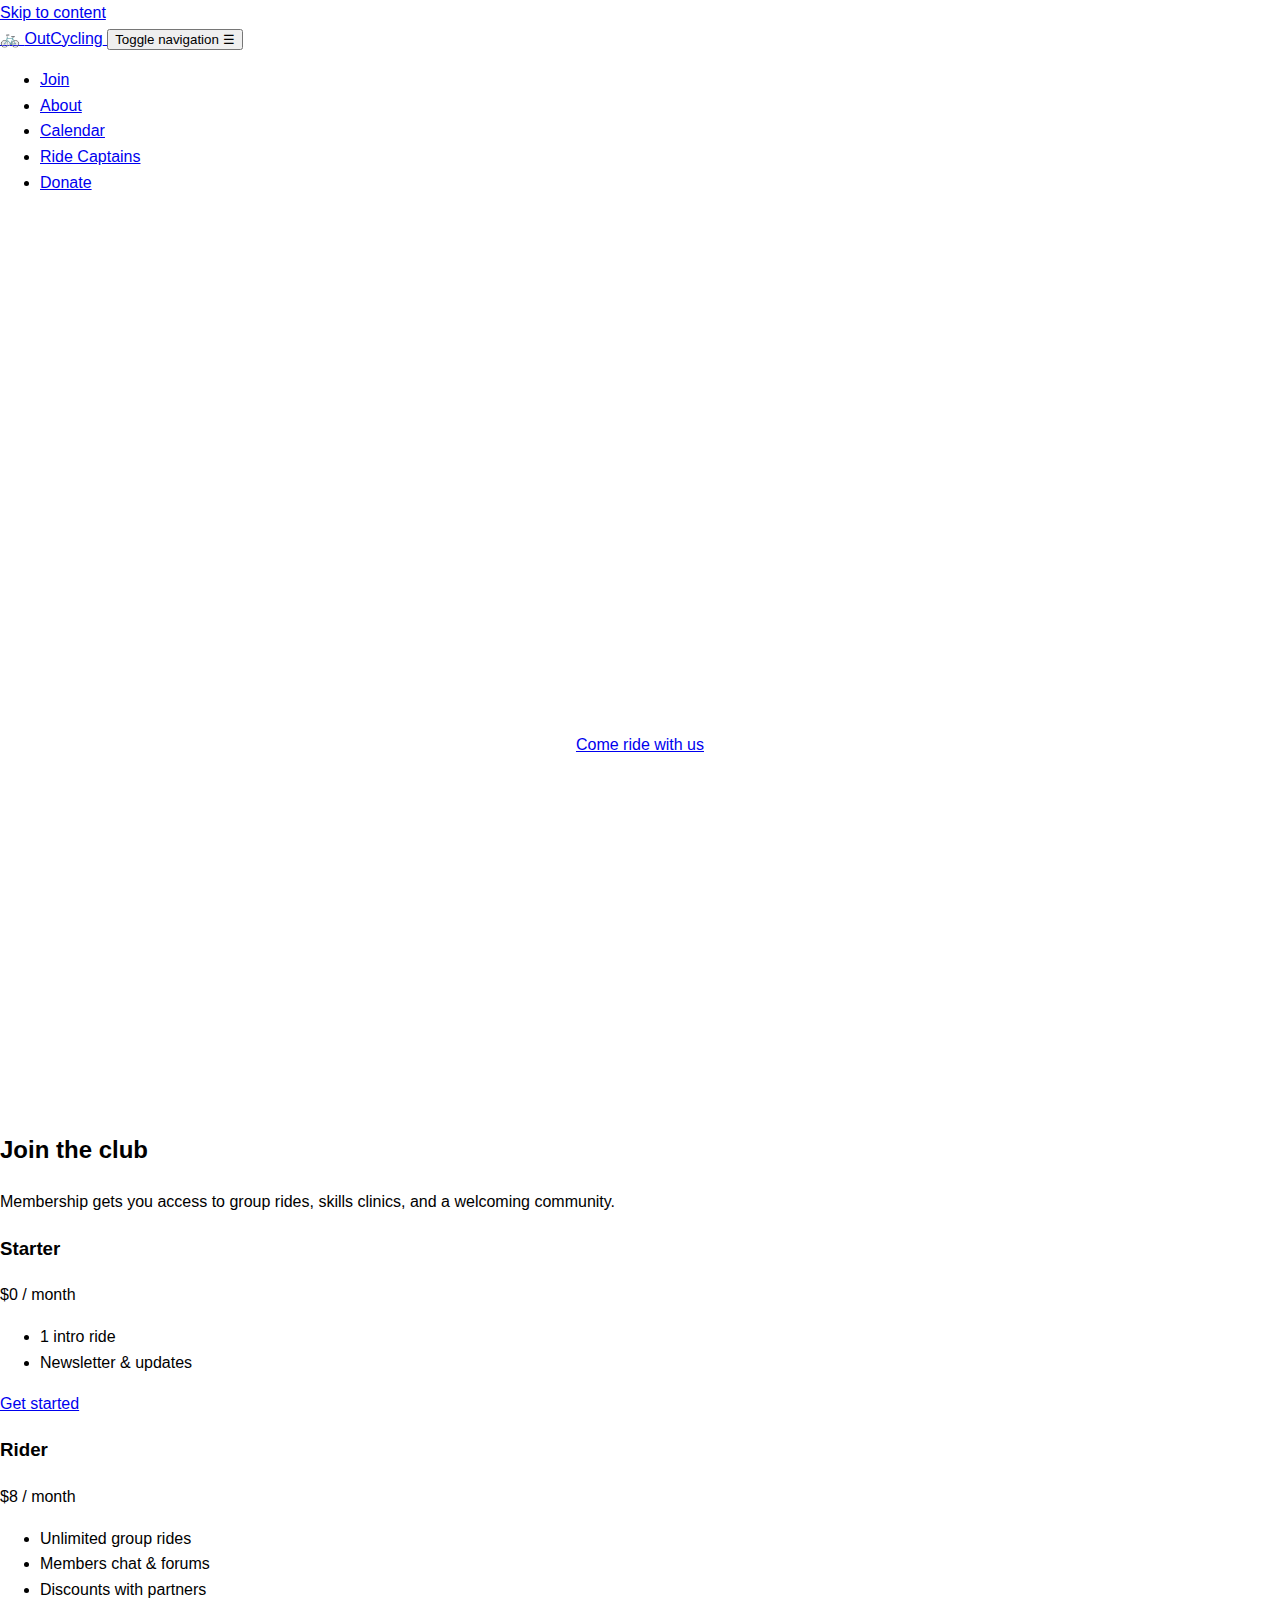
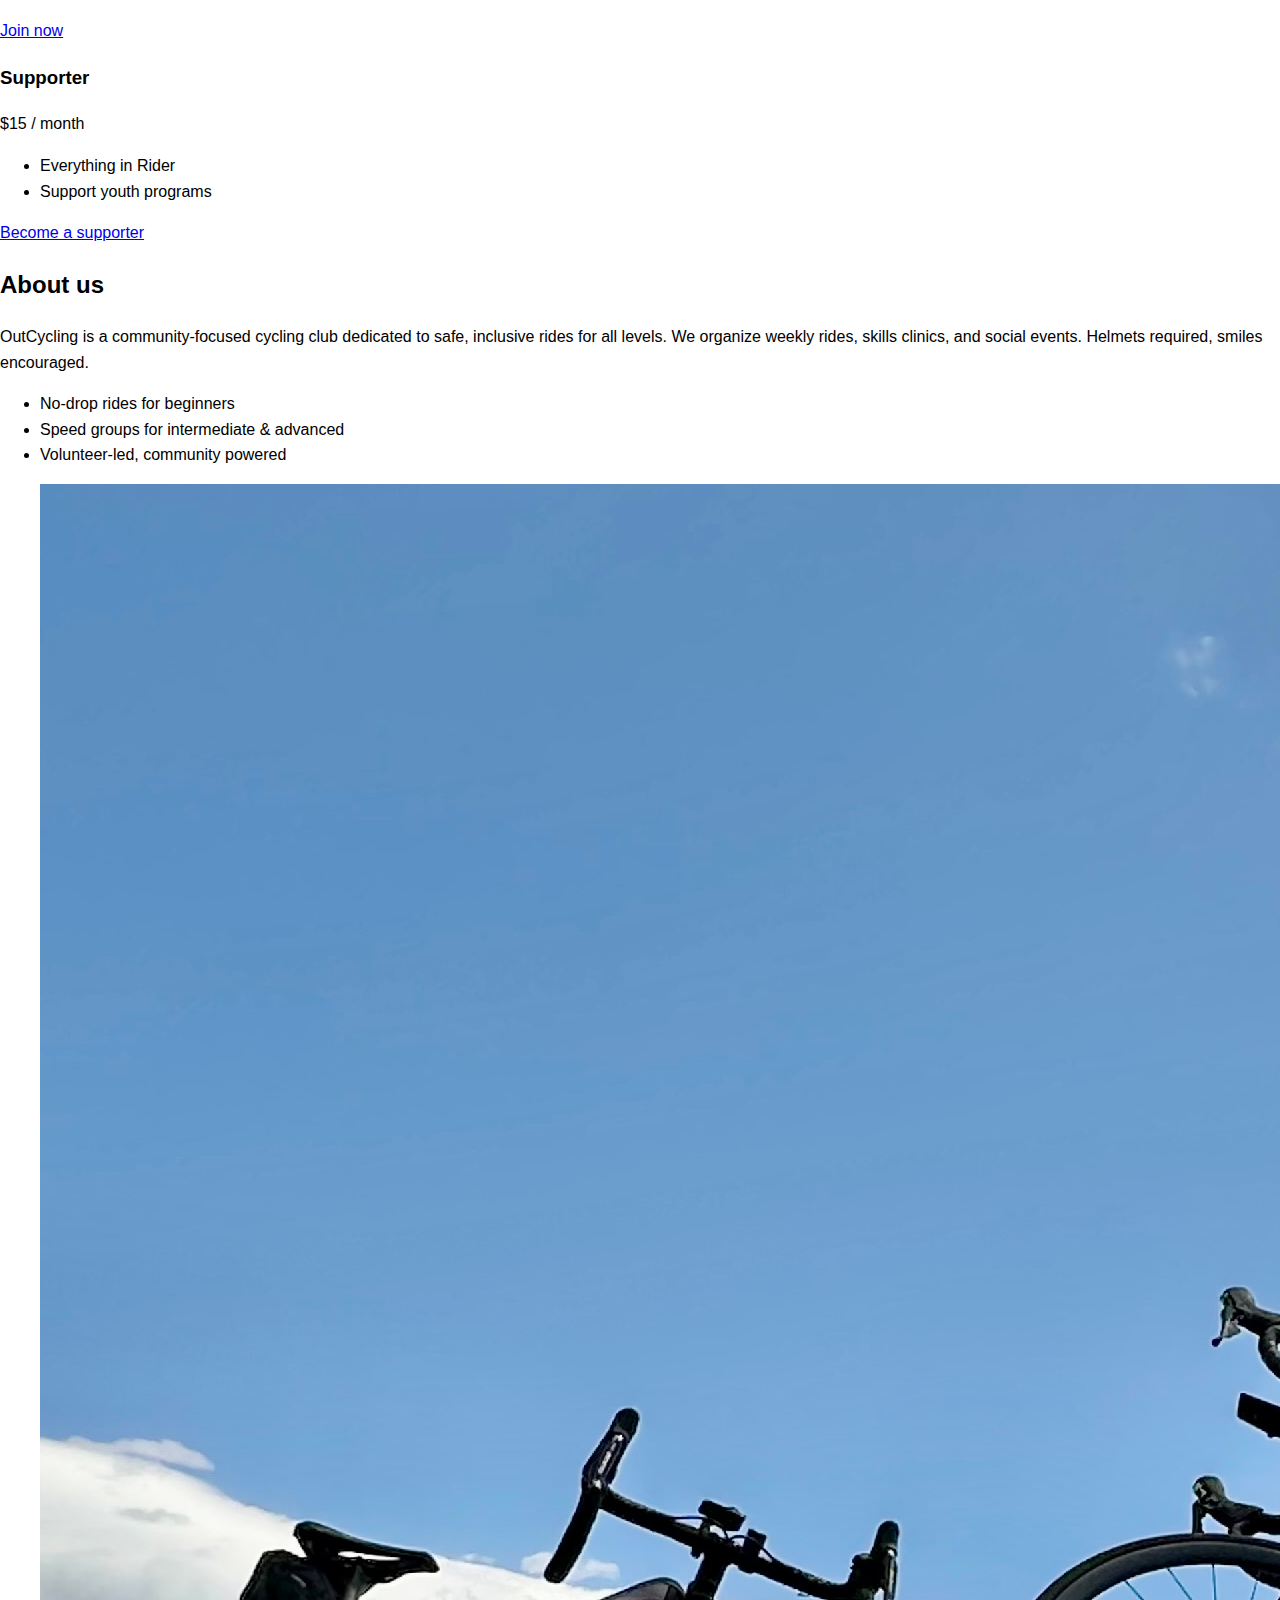
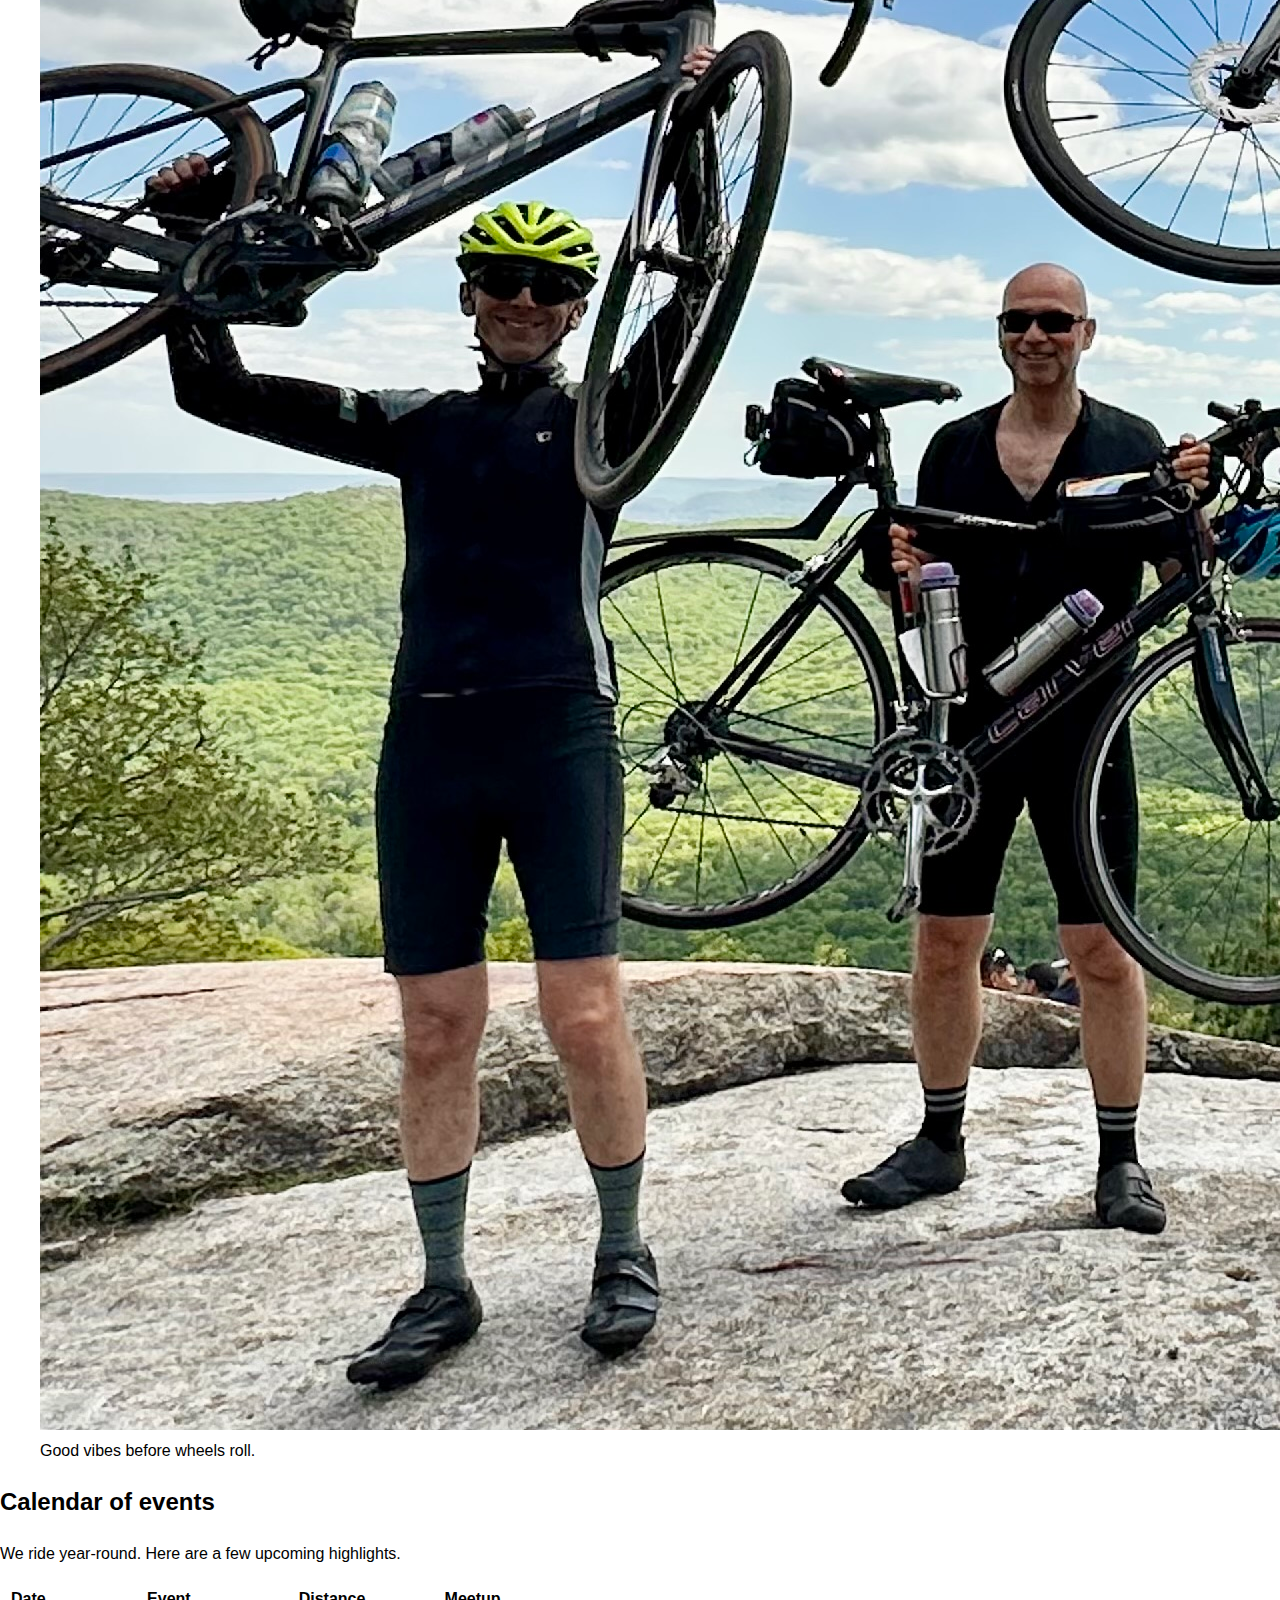
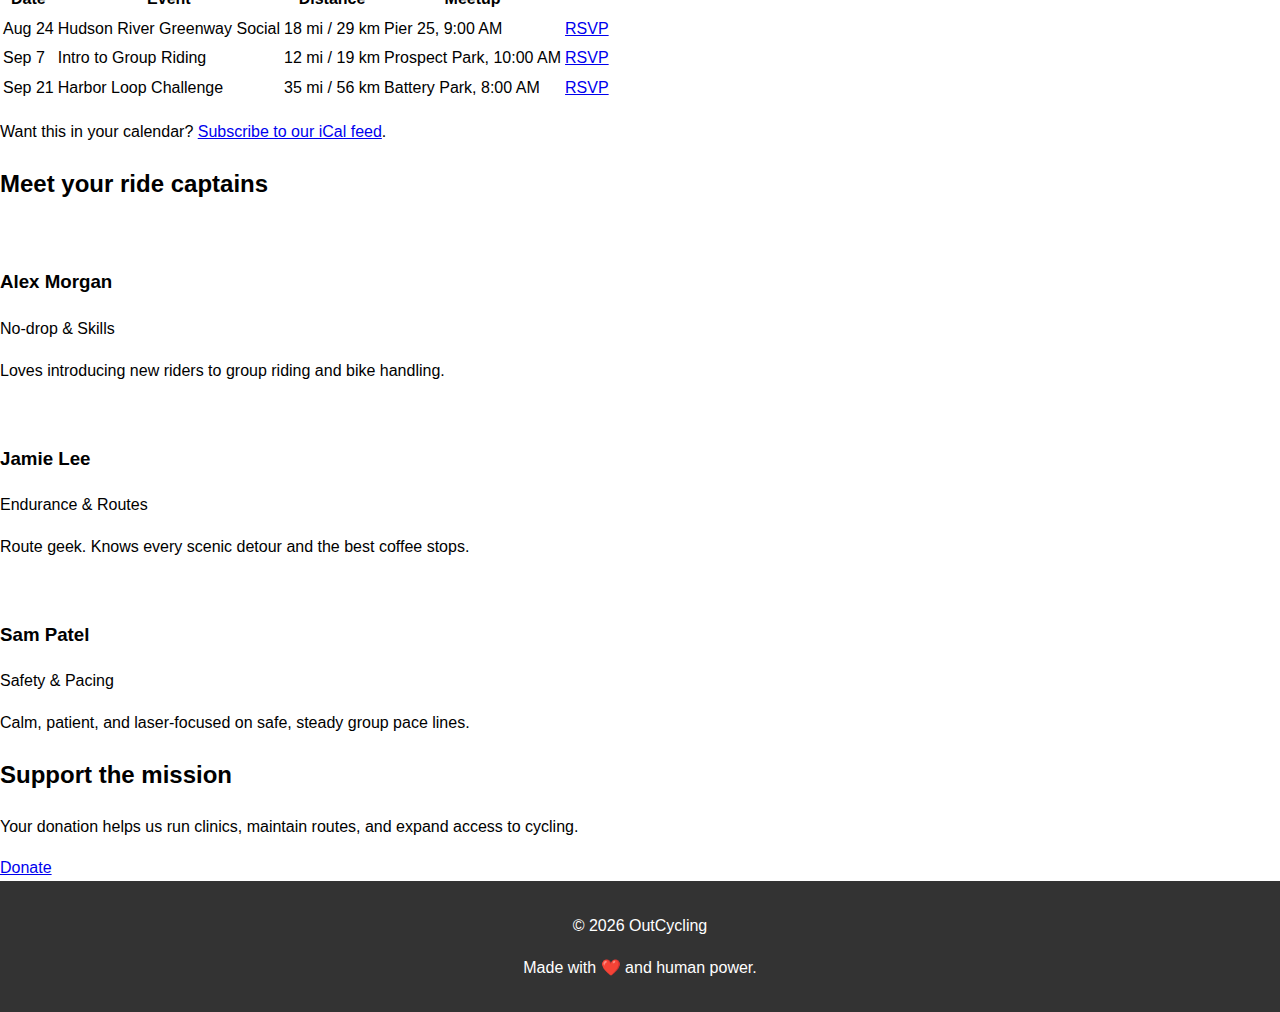
<file: docs/index.html>
<!doctype html>
<html lang="en">
<head>
  <meta charset="utf-8" />
  <meta name="viewport" content="width=device-width, initial-scale=1" />
  <title>OutCycling — Come ride with us</title>
  <meta name="description" content="OutCycling is a friendly biking club. Come ride with us! Join, learn about us, see our calendar, meet ride captains, and donate." />
  <meta property="og:title" content="OutCycling — Come ride with us" />
  <meta property="og:description" content="Group rides, community, and fun on two wheels." />
  <meta property="og:image" content="./hero.jpg" />
  <link rel="icon" href="./hero.jpg" />
  <link rel="stylesheet" href="./styles.css" />
  <script defer src="./script.js"></script>
</head>
<body>
  <!-- Skip link for accessibility -->
  <a class="skip-link" href="#main">Skip to content</a>

  <header class="site-header" id="top">
    <div class="container header-inner">
      <a class="brand" href="#top" aria-label="OutCycling home">
        <span class="brand-mark" aria-hidden="true">🚲</span>
        <span class="brand-text">OutCycling</span>
      </a>

      <button class="nav-toggle" aria-expanded="false" aria-controls="site-nav">
        <span class="sr-only">Toggle navigation</span>
        ☰
      </button>

      <nav id="site-nav" class="site-nav" aria-label="Primary">
        <ul>
          <li><a href="#join">Join</a></li>
          <li><a href="#about">About</a></li>
          <li><a href="#calendar">Calendar</a></li>
          <li><a href="#captains">Ride Captains</a></li>
          <li><a class="donate-link" href="#donate">Donate</a></li>
        </ul>
      </nav>
    </div>
  </header>

  <main id="main">
    <!-- Hero -->
    <section class="hero" role="banner" aria-label="OutCycling hero">
      <!-- Background image is set in CSS as hero.jpg -->
      <div class="overlay">
        <div class="hero-content container">
          <h1>Rides, community, and a lot of fun.</h1>
          <p>All speeds, all distances, all are welcome.</p>
          <a class="btn btn-primary btn-lg" href="#join" aria-label="Come ride with us — join section">
            Come ride with us
          </a>
        </div>
      </div>
    </section>

    <!-- Join -->
    <section id="join" class="section">
      <div class="container">
        <div class="section-header">
          <h2>Join the club</h2>
          <p>Membership gets you access to group rides, skills clinics, and a welcoming community.</p>
        </div>
        <div class="cards grid-3">
          <article class="card">
            <h3>Starter</h3>
            <p class="price">$0 / month</p>
            <ul>
              <li>1 intro ride</li>
              <li>Newsletter & updates</li>
            </ul>
            <a class="btn btn-outline" href="#" aria-label="Select Starter plan">Get started</a>
          </article>
          <article class="card featured">
            <h3>Rider</h3>
            <p class="price">$8 / month</p>
            <ul>
              <li>Unlimited group rides</li>
              <li>Members chat & forums</li>
              <li>Discounts with partners</li>
            </ul>
            <a class="btn btn-primary" href="#" aria-label="Select Rider plan">Join now</a>
          </article>
          <article class="card">
            <h3>Supporter</h3>
            <p class="price">$15 / month</p>
            <ul>
              <li>Everything in Rider</li>
              <li>Support youth programs</li>
            </ul>
            <a class="btn btn-outline" href="#" aria-label="Select Supporter plan">Become a supporter</a>
          </article>
        </div>
      </div>
    </section>

    <!-- About -->
    <section id="about" class="section section-alt">
      <div class="container">
        <div class="grid-2 about-grid">
          <div>
            <h2>About us</h2>
            <p>OutCycling is a community-focused cycling club dedicated to safe, inclusive rides for all levels. We organize weekly rides, skills clinics, and social events. Helmets required, smiles encouraged.</p>
            <ul class="checklist">
              <li>No-drop rides for beginners</li>
              <li>Speed groups for intermediate & advanced</li>
              <li>Volunteer-led, community powered</li>
            </ul>
          </div>
          <figure class="about-photo">
          <img src="./about.jpg" alt="A happy group of OutCycling riders gathering before a ride" />
            <figcaption>Good vibes before wheels roll.</figcaption>
          </figure>
        </div>
      </div>
    </section>

    <!-- Calendar -->
    <section id="calendar" class="section">
      <div class="container">
        <h2>Calendar of events</h2>
        <p>We ride year-round. Here are a few upcoming highlights.</p>
        <div class="table-wrap">
          <table class="events">
            <thead>
              <tr><th>Date</th><th>Event</th><th>Distance</th><th>Meetup</th><th></th></tr>
            </thead>
            <tbody>
              <tr>
                <td>Aug 24</td>
                <td>Hudson River Greenway Social</td>
                <td>18 mi / 29 km</td>
                <td>Pier 25, 9:00 AM</td>
                <td><a class="btn btn-small" href="#">RSVP</a></td>
              </tr>
              <tr>
                <td>Sep 7</td>
                <td>Intro to Group Riding</td>
                <td>12 mi / 19 km</td>
                <td>Prospect Park, 10:00 AM</td>
                <td><a class="btn btn-small" href="#">RSVP</a></td>
              </tr>
              <tr>
                <td>Sep 21</td>
                <td>Harbor Loop Challenge</td>
                <td>35 mi / 56 km</td>
                <td>Battery Park, 8:00 AM</td>
                <td><a class="btn btn-small" href="#">RSVP</a></td>
              </tr>
            </tbody>
          </table>
        </div>
        <p class="muted small">Want this in your calendar? <a href="#">Subscribe to our iCal feed</a>.</p>
      </div>
    </section>

    <!-- Ride Captains -->
    <section id="captains" class="section section-alt">
      <div class="container">
        <h2>Meet your ride captains</h2>
        <div class="cards grid-3 captains-grid">
          <article class="card person">
            <img src="./captain-alex.jpg" alt="Alex, OutCycling ride captain" loading="lazy" />
            <h3>Alex Morgan</h3>
            <p class="muted">No-drop & Skills</p>
            <p>Loves introducing new riders to group riding and bike handling.</p>
          </article>
          <article class="card person">
            <img src="./captain-jamie.jpg" alt="Jamie, OutCycling ride captain" loading="lazy" />
            <h3>Jamie Lee</h3>
            <p class="muted">Endurance & Routes</p>
            <p>Route geek. Knows every scenic detour and the best coffee stops.</p>
          </article>
          <article class="card person">
            <img src="./captain-sam.jpg" alt="Sam, OutCycling ride captain" loading="lazy" />
            <h3>Sam Patel</h3>
            <p class="muted">Safety & Pacing</p>
            <p>Calm, patient, and laser-focused on safe, steady group pace lines.</p>
          </article>
        </div>
      </div>
    </section>

    <!-- Donate -->
    <section id="donate" class="section">
      <div class="container donate-cta">
        <div>
          <h2>Support the mission</h2>
          <p>Your donation helps us run clinics, maintain routes, and expand access to cycling.</p>
        </div>
        <a class="btn btn-primary btn-lg" href="#" aria-label="Donate to OutCycling">Donate</a>
      </div>
    </section>
  </main>

  <footer class="site-footer">
    <div class="container footer-inner">
      <p>© <span id="year"></span> OutCycling</p>
      <p class="small muted">Made with ❤️ and human power.</p>
    </div>
  </footer>
</body>
</html>
</file>
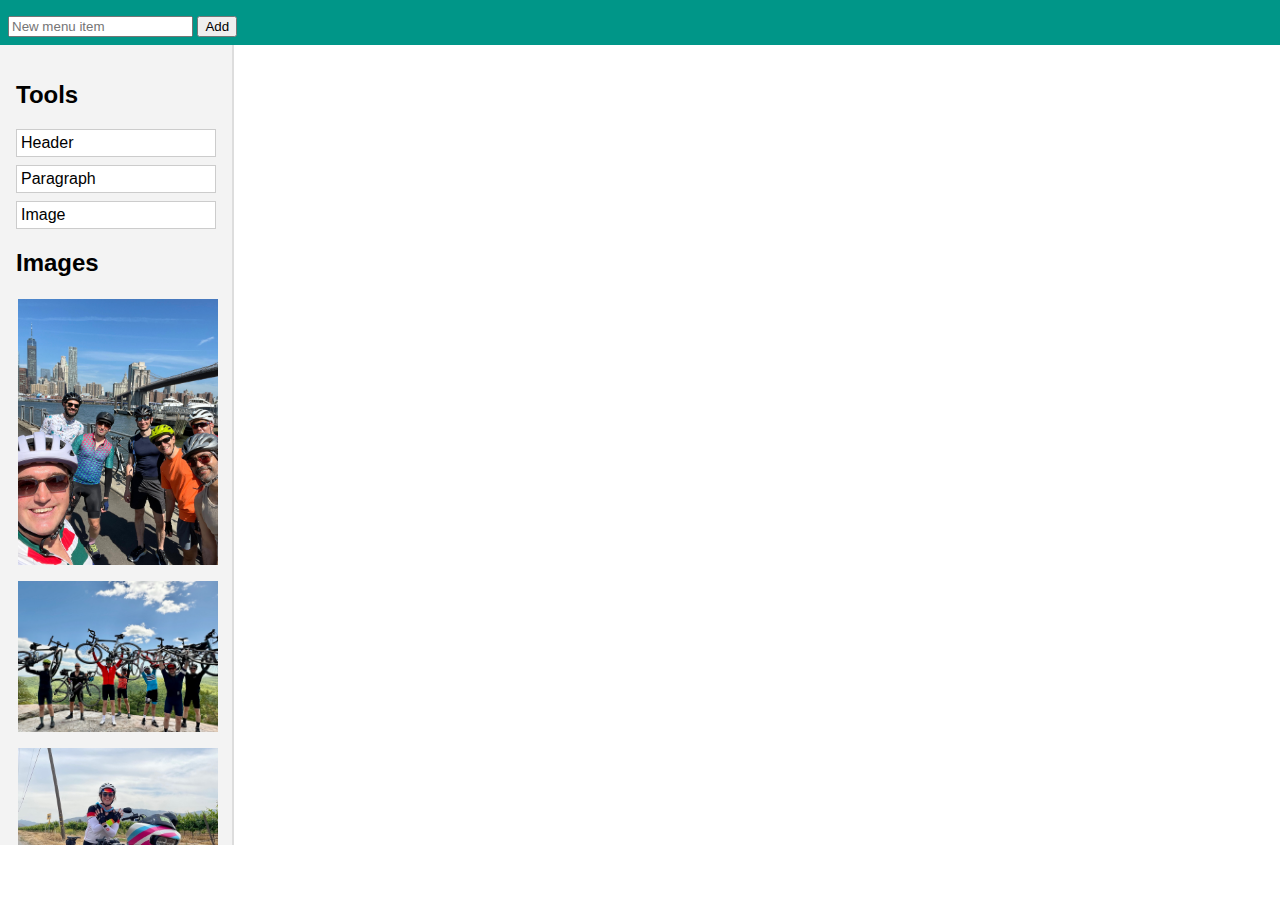
<file: docs/meta-mock/index.html>
<!doctype html>
<html lang="en">
<head>
  <meta charset="utf-8" />
  <title>Meta Mockup Builder</title>
  <link rel="stylesheet" href="styles.css" />
</head>
<body>
  <nav id="menu">
    <ul id="navList"></ul>
    <div id="menuControls">
      <input id="newMenuText" placeholder="New menu item" />
      <button id="addMenuItem">Add</button>
    </div>
  </nav>
  <div id="main">
    <aside id="controls">
      <section>
        <h2>Tools</h2>
        <div class="tool" draggable="true" data-type="header">Header</div>
        <div class="tool" draggable="true" data-type="paragraph">Paragraph</div>
        <div class="tool" draggable="true" data-type="image">Image</div>
      </section>
      <section>
        <h2>Images</h2>
        <div id="imagePicker">
          <img src="../media/hero.jpg" alt="hero" />
          <img src="../media/about.jpg" alt="about" />
          <img src="../media/captain-delta.jpg" alt="delta" />
        </div>
      </section>
      <section>
        <h2>Palette</h2>
        <label>Primary color <input type="color" id="primaryColor" value="#009688" /></label>
      </section>
      <section>
        <button id="save">Save</button>
        <button id="load">Load</button>
        <button id="clear">Clear</button>
      </section>
    </aside>
    <section id="canvas"></section>
  </div>
  <script src="script.js"></script>
</body>
</html>
</file>
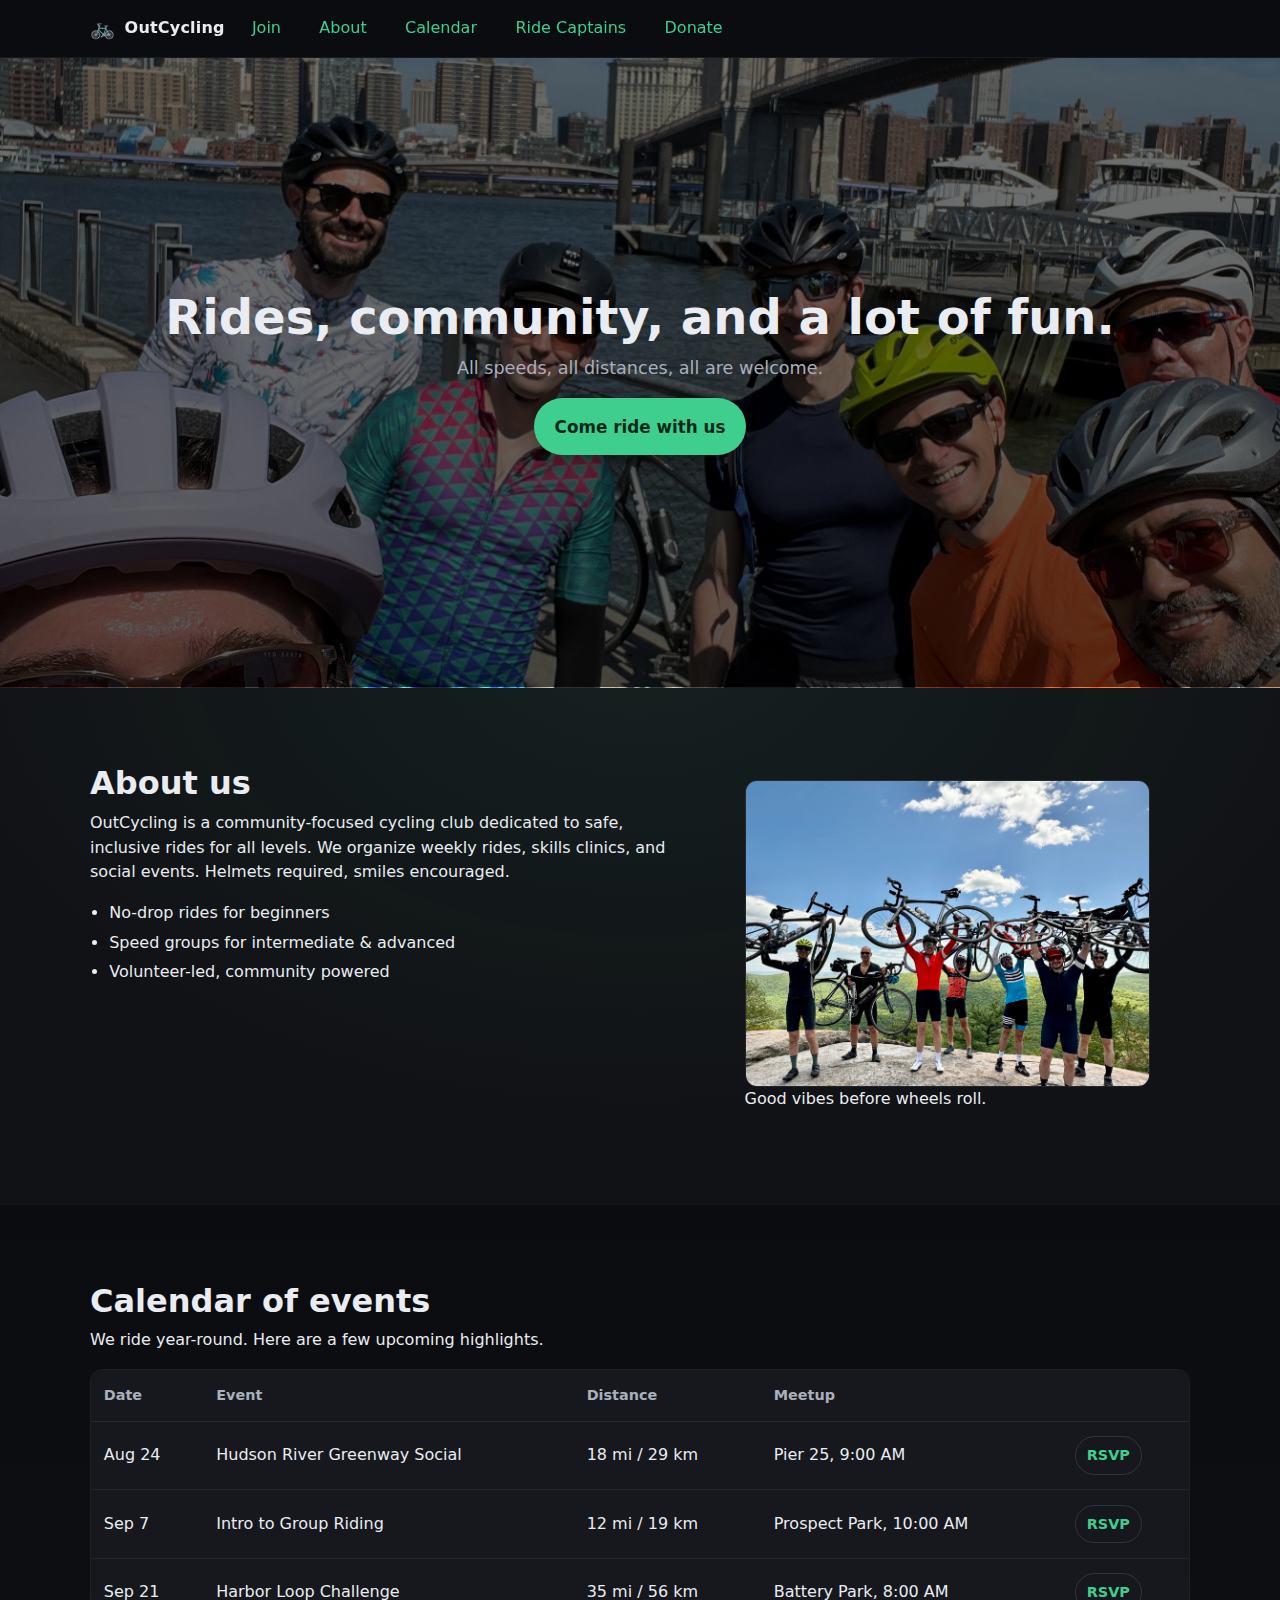
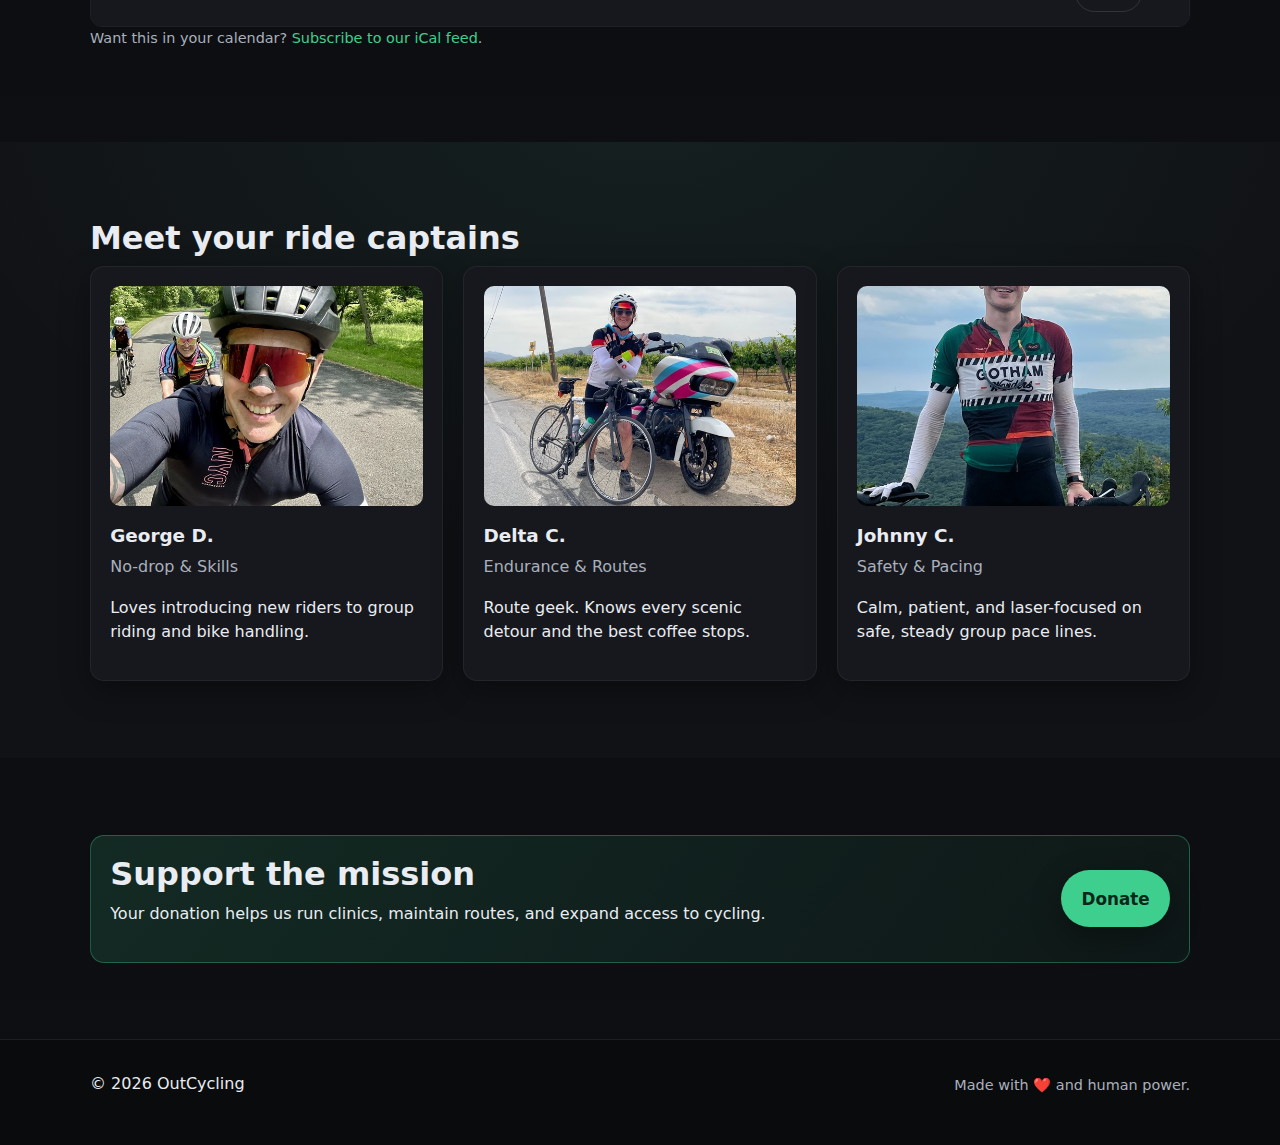
<file: docs/mock1/index.html>
<!doctype html>
<html lang="en">
<head>
  <meta charset="utf-8" />
  <meta name="viewport" content="width=device-width, initial-scale=1" />
  <title>OutCycling — Come ride with us</title>
  <meta name="description" content="OutCycling is a friendly biking club. Come ride with us! Join, learn about us, see our calendar, meet ride captains, and donate." />
  <meta property="og:title" content="OutCycling — Come ride with us" />
  <meta property="og:description" content="Group rides, community, and fun on two wheels." />
  <meta property="og:image" content="../media/hero.jpg" />
  <link rel="icon" href="../media/hero.jpg" />
  <link rel="stylesheet" href="./styles.css" />
  <script defer src="./script.js"></script>
</head>
<body>
  <!-- Skip link for accessibility -->
  <a class="skip-link" href="#main">Skip to content</a>

  <header class="site-header" id="top">
    <div class="container header-inner">
      <a class="brand" href="#top" aria-label="OutCycling home">
        <span class="brand-mark" aria-hidden="true">🚲</span>
        <span class="brand-text">OutCycling</span>
      </a>

      <button class="nav-toggle" aria-expanded="false" aria-controls="site-nav">
        <span class="sr-only">Toggle navigation</span>
        ☰
      </button>

      <nav id="site-nav" class="site-nav" aria-label="Primary">
        <ul>
          <li><a href="join.html">Join</a></li>
          <li><a href="#about">About</a></li>
          <li><a href="#calendar">Calendar</a></li>
          <li><a href="#captains">Ride Captains</a></li>
          <li><a class="donate-link" href="#donate">Donate</a></li>
        </ul>
      </nav>
    </div>
  </header>

  <main id="main">
    <!-- Hero -->
    <section class="hero" role="banner" aria-label="OutCycling hero">
      <!-- Background image is set in CSS as hero.jpg -->
      <div class="overlay">
        <div class="hero-content container">
          <h1>Rides, community, and a lot of fun.</h1>
          <p>All speeds, all distances, all are welcome.</p>
          <a class="btn btn-primary btn-lg" href="join.html" aria-label="Come ride with us — join page">
            Come ride with us
          </a>
        </div>
      </div>
    </section>

    <!-- About -->
    <section id="about" class="section section-alt">
      <div class="container">
        <div class="grid-2 about-grid">
          <div>
            <h2>About us</h2>
            <p>OutCycling is a community-focused cycling club dedicated to safe, inclusive rides for all levels. We organize weekly rides, skills clinics, and social events. Helmets required, smiles encouraged.</p>
            <ul class="checklist">
              <li>No-drop rides for beginners</li>
              <li>Speed groups for intermediate & advanced</li>
              <li>Volunteer-led, community powered</li>
            </ul>
          </div>
          <figure class="about-photo">
          <img src="../media/about.jpg" alt="A happy group of OutCycling riders gathering before a ride" />
            <figcaption>Good vibes before wheels roll.</figcaption>
          </figure>
        </div>
      </div>
    </section>

    <!-- Calendar -->
    <section id="calendar" class="section">
      <div class="container">
        <h2>Calendar of events</h2>
        <p>We ride year-round. Here are a few upcoming highlights.</p>
        <div class="table-wrap">
          <table class="events">
            <thead>
              <tr><th>Date</th><th>Event</th><th>Distance</th><th>Meetup</th><th></th></tr>
            </thead>
            <tbody>
              <tr>
                <td>Aug 24</td>
                <td>Hudson River Greenway Social</td>
                <td>18 mi / 29 km</td>
                <td>Pier 25, 9:00 AM</td>
                <td><a class="btn btn-small" href="#">RSVP</a></td>
              </tr>
              <tr>
                <td>Sep 7</td>
                <td>Intro to Group Riding</td>
                <td>12 mi / 19 km</td>
                <td>Prospect Park, 10:00 AM</td>
                <td><a class="btn btn-small" href="#">RSVP</a></td>
              </tr>
              <tr>
                <td>Sep 21</td>
                <td>Harbor Loop Challenge</td>
                <td>35 mi / 56 km</td>
                <td>Battery Park, 8:00 AM</td>
                <td><a class="btn btn-small" href="#">RSVP</a></td>
              </tr>
            </tbody>
          </table>
        </div>
        <p class="muted small">Want this in your calendar? <a href="#">Subscribe to our iCal feed</a>.</p>
      </div>
    </section>

    <!-- Ride Captains -->
    <section id="captains" class="section section-alt">
      <div class="container">
        <h2>Meet your ride captains</h2>
        <div class="cards grid-3 captains-grid">
          <article class="card person">
            <img src="../media/captain-george.jpg" alt="George D., OutCycling ride captain" loading="lazy" />
            <h3>George D.</h3>
            <p class="muted">No-drop & Skills</p>
            <p>Loves introducing new riders to group riding and bike handling.</p>
          </article>
          <article class="card person">
            <img src="../media/captain-delta.jpg" alt="Delta C., OutCycling ride captain" loading="lazy" />
            <h3>Delta C.</h3>
            <p class="muted">Endurance & Routes</p>
            <p>Route geek. Knows every scenic detour and the best coffee stops.</p>
          </article>
          <article class="card person">
            <img src="../media/captain-johnny.jpg" alt="Johnny C., OutCycling ride captain" loading="lazy" />
            <h3>Johnny C.</h3>
            <p class="muted">Safety & Pacing</p>
            <p>Calm, patient, and laser-focused on safe, steady group pace lines.</p>
          </article>
        </div>
      </div>
    </section>

    <!-- Donate -->
    <section id="donate" class="section">
      <div class="container donate-cta">
        <div>
          <h2>Support the mission</h2>
          <p>Your donation helps us run clinics, maintain routes, and expand access to cycling.</p>
        </div>
        <a class="btn btn-primary btn-lg" href="#" aria-label="Donate to OutCycling">Donate</a>
      </div>
    </section>
  </main>

  <footer class="site-footer">
    <div class="container footer-inner">
      <p>© <span id="year"></span> OutCycling</p>
      <p class="small muted">Made with ❤️ and human power.</p>
    </div>
  </footer>
</body>
</html>
</file>
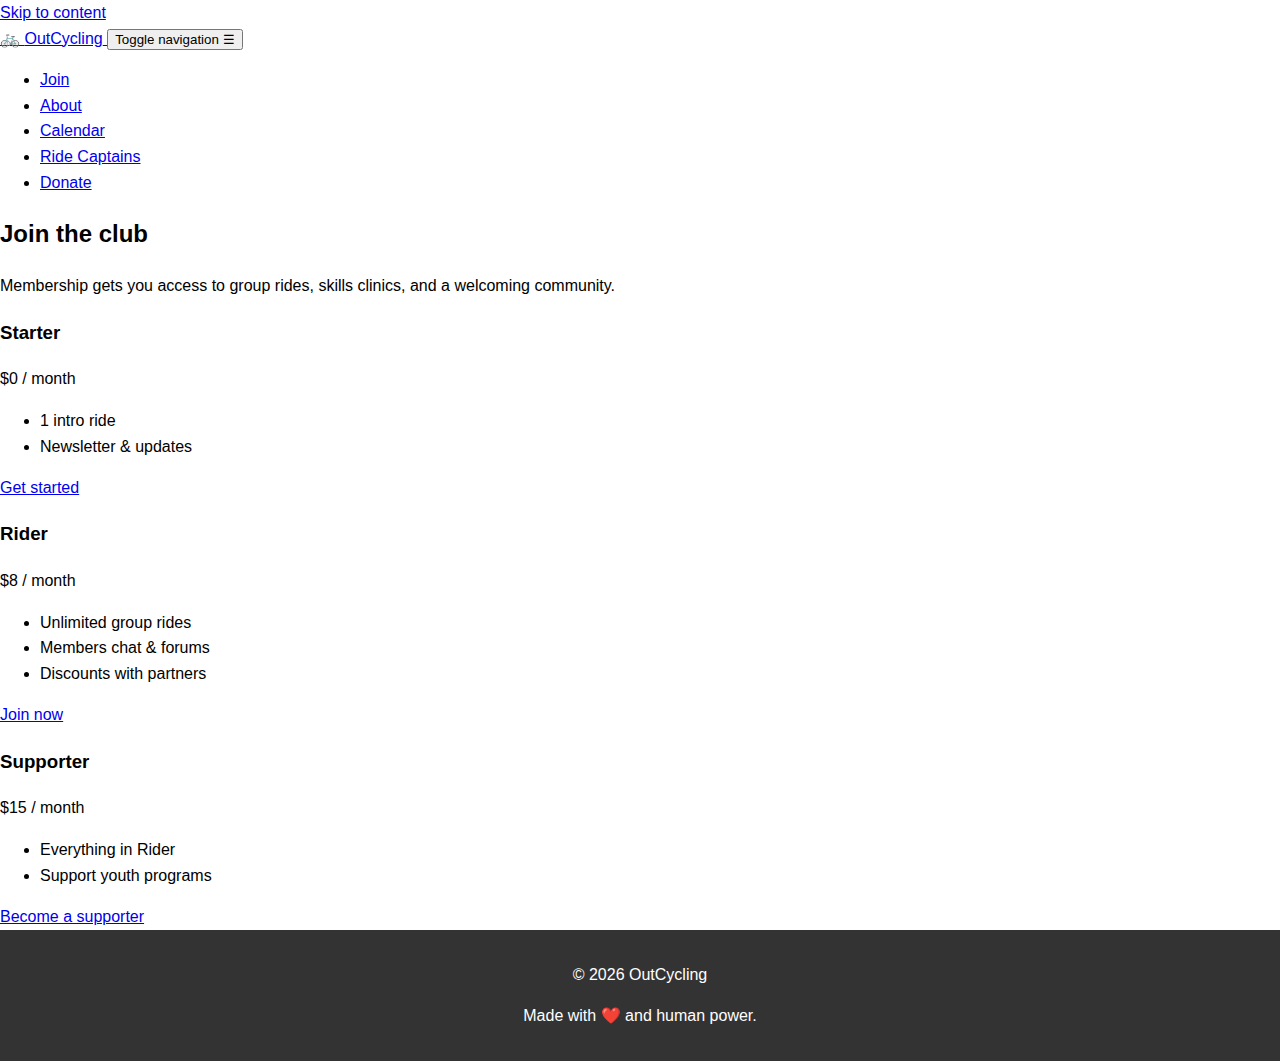
<file: docs/join.html>
<!doctype html>
<html lang="en">
<head>
  <meta charset="utf-8" />
  <meta name="viewport" content="width=device-width, initial-scale=1" />
  <title>OutCycling — Join the club</title>
  <meta name="description" content="OutCycling membership levels: Starter, Rider, and Supporter." />
  <link rel="icon" href="./hero.jpg" />
  <link rel="stylesheet" href="./styles.css" />
  <script defer src="./script.js"></script>
</head>
<body>
  <!-- Skip link for accessibility -->
  <a class="skip-link" href="#main">Skip to content</a>

  <header class="site-header" id="top">
    <div class="container header-inner">
      <a class="brand" href="index.html#top" aria-label="OutCycling home">
        <span class="brand-mark" aria-hidden="true">🚲</span>
        <span class="brand-text">OutCycling</span>
      </a>

      <button class="nav-toggle" aria-expanded="false" aria-controls="site-nav">
        <span class="sr-only">Toggle navigation</span>
        ☰
      </button>

      <nav id="site-nav" class="site-nav" aria-label="Primary">
        <ul>
          <li><a href="join.html">Join</a></li>
          <li><a href="index.html#about">About</a></li>
          <li><a href="index.html#calendar">Calendar</a></li>
          <li><a href="index.html#captains">Ride Captains</a></li>
          <li><a class="donate-link" href="index.html#donate">Donate</a></li>
        </ul>
      </nav>
    </div>
  </header>

  <main id="main">
    <!-- Join -->
    <section id="join" class="section">
      <div class="container">
        <div class="section-header">
          <h2>Join the club</h2>
          <p>Membership gets you access to group rides, skills clinics, and a welcoming community.</p>
        </div>
        <div class="cards grid-3">
          <article class="card">
            <h3>Starter</h3>
            <p class="price">$0 / month</p>
            <ul>
              <li>1 intro ride</li>
              <li>Newsletter & updates</li>
            </ul>
            <a class="btn btn-outline" href="#" aria-label="Select Starter plan">Get started</a>
          </article>
          <article class="card featured">
            <h3>Rider</h3>
            <p class="price">$8 / month</p>
            <ul>
              <li>Unlimited group rides</li>
              <li>Members chat & forums</li>
              <li>Discounts with partners</li>
            </ul>
            <a class="btn btn-primary" href="#" aria-label="Select Rider plan">Join now</a>
          </article>
          <article class="card">
            <h3>Supporter</h3>
            <p class="price">$15 / month</p>
            <ul>
              <li>Everything in Rider</li>
              <li>Support youth programs</li>
            </ul>
            <a class="btn btn-outline" href="#" aria-label="Select Supporter plan">Become a supporter</a>
          </article>
        </div>
      </div>
    </section>
  </main>

  <footer class="site-footer">
    <div class="container footer-inner">
      <p>© <span id="year"></span> OutCycling</p>
      <p class="small muted">Made with ❤️ and human power.</p>
    </div>
  </footer>
</body>
</html>
</file>
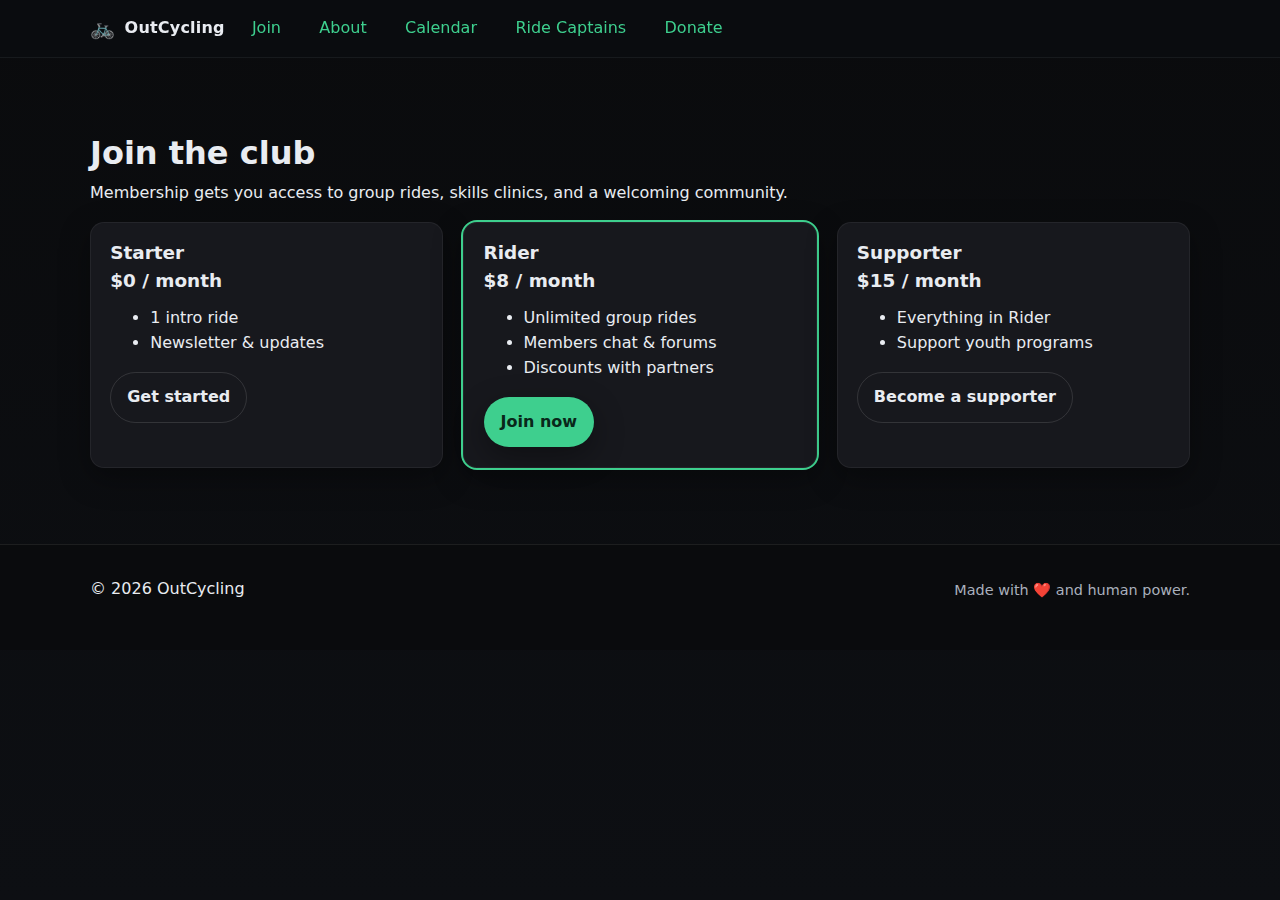
<file: docs/mock1/join.html>
<!doctype html>
<html lang="en">
<head>
  <meta charset="utf-8" />
  <meta name="viewport" content="width=device-width, initial-scale=1" />
  <title>OutCycling — Join the club</title>
  <meta name="description" content="OutCycling membership levels: Starter, Rider, and Supporter." />
  <link rel="icon" href="../media/hero.jpg" />
  <link rel="stylesheet" href="./styles.css" />
  <script defer src="./script.js"></script>
</head>
<body>
  <!-- Skip link for accessibility -->
  <a class="skip-link" href="#main">Skip to content</a>

  <header class="site-header" id="top">
    <div class="container header-inner">
      <a class="brand" href="index.html#top" aria-label="OutCycling home">
        <span class="brand-mark" aria-hidden="true">🚲</span>
        <span class="brand-text">OutCycling</span>
      </a>

      <button class="nav-toggle" aria-expanded="false" aria-controls="site-nav">
        <span class="sr-only">Toggle navigation</span>
        ☰
      </button>

      <nav id="site-nav" class="site-nav" aria-label="Primary">
        <ul>
          <li><a href="join.html">Join</a></li>
          <li><a href="index.html#about">About</a></li>
          <li><a href="index.html#calendar">Calendar</a></li>
          <li><a href="index.html#captains">Ride Captains</a></li>
          <li><a class="donate-link" href="index.html#donate">Donate</a></li>
        </ul>
      </nav>
    </div>
  </header>

  <main id="main">
    <!-- Join -->
    <section id="join" class="section">
      <div class="container">
        <div class="section-header">
          <h2>Join the club</h2>
          <p>Membership gets you access to group rides, skills clinics, and a welcoming community.</p>
        </div>
        <div class="cards grid-3">
          <article class="card">
            <h3>Starter</h3>
            <p class="price">$0 / month</p>
            <ul>
              <li>1 intro ride</li>
              <li>Newsletter & updates</li>
            </ul>
            <a class="btn btn-outline" href="#" aria-label="Select Starter plan">Get started</a>
          </article>
          <article class="card featured">
            <h3>Rider</h3>
            <p class="price">$8 / month</p>
            <ul>
              <li>Unlimited group rides</li>
              <li>Members chat & forums</li>
              <li>Discounts with partners</li>
            </ul>
            <a class="btn btn-primary" href="#" aria-label="Select Rider plan">Join now</a>
          </article>
          <article class="card">
            <h3>Supporter</h3>
            <p class="price">$15 / month</p>
            <ul>
              <li>Everything in Rider</li>
              <li>Support youth programs</li>
            </ul>
            <a class="btn btn-outline" href="#" aria-label="Select Supporter plan">Become a supporter</a>
          </article>
        </div>
      </div>
    </section>
  </main>

  <footer class="site-footer">
    <div class="container footer-inner">
      <p>© <span id="year"></span> OutCycling</p>
      <p class="small muted">Made with ❤️ and human power.</p>
    </div>
  </footer>
</body>
</html>
</file>
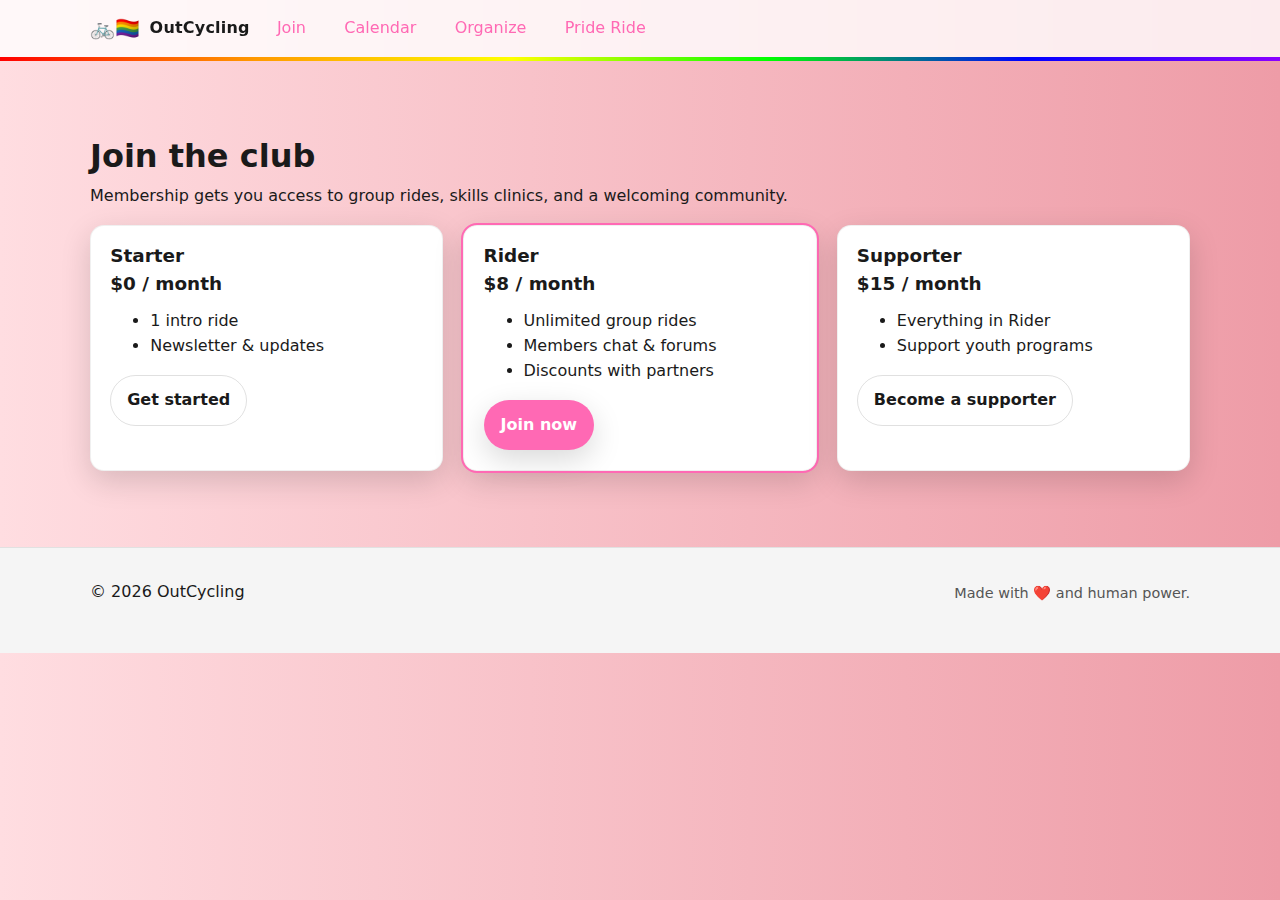
<file: docs/mock2/join.html>
<!doctype html>
<html lang="en">
<head>
  <meta charset="utf-8" />
  <meta name="viewport" content="width=device-width, initial-scale=1" />
  <title>OutCycling — Join the club</title>
  <meta name="description" content="OutCycling membership levels: Starter, Rider, and Supporter." />
  <link rel="icon" href="../media/hero.jpg" />
  <link rel="stylesheet" href="./styles.css" />
  <script defer src="./script.js"></script>
</head>
<body>
  <a class="skip-link" href="#main">Skip to content</a>

  <header class="site-header" id="top">
    <div class="container header-inner">
      <a class="brand" href="index.html#top" aria-label="OutCycling home">
        <span class="brand-mark" aria-hidden="true">🚲🏳️‍🌈</span>
        <span class="brand-text">OutCycling</span>
      </a>

      <button class="nav-toggle" aria-expanded="false" aria-controls="site-nav">
        <span class="sr-only">Toggle navigation</span>
        ☰
      </button>

      <nav id="site-nav" class="site-nav" aria-label="Primary">
        <ul>
          <li><a href="join.html">Join</a></li>
          <li><a href="calendar.html">Calendar</a></li>
          <li><a href="organize.html">Organize</a></li>
          <li><a href="pride-ride.html">Pride Ride</a></li>
        </ul>
      </nav>
    </div>
  </header>

  <main id="main">
    <section id="join" class="section">
      <div class="container">
        <div class="section-header">
          <h2>Join the club</h2>
          <p>Membership gets you access to group rides, skills clinics, and a welcoming community.</p>
        </div>
        <div class="cards grid-3">
          <article class="card">
            <h3>Starter</h3>
            <p class="price">$0 / month</p>
            <ul>
              <li>1 intro ride</li>
              <li>Newsletter & updates</li>
            </ul>
            <a class="btn btn-outline" href="#" aria-label="Select Starter plan">Get started</a>
          </article>
          <article class="card featured">
            <h3>Rider</h3>
            <p class="price">$8 / month</p>
            <ul>
              <li>Unlimited group rides</li>
              <li>Members chat & forums</li>
              <li>Discounts with partners</li>
            </ul>
            <a class="btn btn-primary" href="#" aria-label="Select Rider plan">Join now</a>
          </article>
          <article class="card">
            <h3>Supporter</h3>
            <p class="price">$15 / month</p>
            <ul>
              <li>Everything in Rider</li>
              <li>Support youth programs</li>
            </ul>
            <a class="btn btn-outline" href="#" aria-label="Select Supporter plan">Become a supporter</a>
          </article>
        </div>
      </div>
    </section>
  </main>

  <footer class="site-footer">
    <div class="container footer-inner">
      <p>© <span id="year"></span> OutCycling</p>
      <p class="small muted">Made with ❤️ and human power.</p>
    </div>
  </footer>
</body>
</html>
</file>
<file: docs/styles.css>
body {
  margin: 0;
  font-family: Arial, sans-serif;
  line-height: 1.6;
}

.hero {
  background: url('https://images.unsplash.com/photo-1525113991271-3a3d4e226537?auto=format&fit=crop&w=1650&q=80') center/cover no-repeat;
  height: 100vh;
  color: white;
  display: flex;
  align-items: center;
  justify-content: center;
  text-align: center;
}

.hero-content h1 {
  font-size: 3rem;
  margin-bottom: 0.5rem;
}

.cta-button {
  display: inline-block;
  padding: 1rem 2rem;
  margin-top: 1rem;
  background-color: #ff6600;
  color: #fff;
  text-decoration: none;
  font-size: 1.25rem;
  border-radius: 5px;
}

.main-nav {
  background: #333;
}

.main-nav ul {
  list-style: none;
  margin: 0;
  padding: 0;
  display: flex;
  flex-wrap: wrap;
  justify-content: center;
}

.main-nav li {
  margin: 0.5rem;
}

.main-nav a {
  color: #fff;
  text-decoration: none;
  padding: 0.5rem 1rem;
}

.content-section {
  padding: 2rem;
}

.content-section:nth-of-type(even) {
  background: #f4f4f4;
}

.donate-button {
  padding: 0.75rem 1.5rem;
  background: #0077cc;
  color: #fff;
  border: none;
  border-radius: 5px;
  font-size: 1rem;
}

footer {
  text-align: center;
  padding: 1rem;
  background: #333;
  color: #fff;
}

@media (max-width: 600px) {
  .hero-content h1 {
    font-size: 2rem;
  }

  .cta-button {
    font-size: 1rem;
    padding: 0.75rem 1.5rem;
  }

  .main-nav ul {
    flex-direction: column;
  }
}
</file>
<file: docs/meta-mock/styles.css>
:root {
  --primary: #009688;
}
body {
  margin: 0;
  font-family: sans-serif;
}
#menu {
  background: var(--primary);
  color: #fff;
  padding: 0.5rem;
}
#menu ul {
  list-style: none;
  margin: 0;
  padding: 0;
  display: flex;
  gap: 1rem;
}
#menu li {
  cursor: move;
  padding: 0.25rem 0.5rem;
  background: rgba(0,0,0,0.1);
  border-radius: 4px;
}
#menuControls {
  margin-top: 0.5rem;
}
#main {
  display: flex;
  height: calc(100vh - 100px);
}
#controls {
  width: 200px;
  padding: 1rem;
  background: #f3f3f3;
  overflow-y: auto;
}
#canvas {
  flex: 1;
  padding: 1rem;
  border-left: 2px solid #ddd;
  display: flex;
  flex-direction: column;
  gap: 1rem;
}
.tool {
  padding: 0.25rem;
  border: 1px solid #ccc;
  margin-bottom: 0.5rem;
  background: #fff;
  cursor: grab;
}
#imagePicker img {
  width: 100%;
  margin-bottom: 0.5rem;
  cursor: pointer;
  border: 2px solid transparent;
}
#imagePicker img.selected {
  border-color: var(--primary);
}
.section {
  border: 1px dashed #ccc;
  padding: 0.5rem;
}
.section img {
  max-width: 100%;
  height: auto;
  display: block;
}
</file>
<file: docs/mock1/styles.css>
:root{
  --bg: #0b0b0c;
  --bg-alt: #111216;
  --surface: #17181d;
  --text: #e9ecf1;
  --muted: #a9b0bc;
  --primary: #3ecf8e;
  --primary-ink: #09281a;
  --ring: rgba(62,207,142,.5);
  --maxw: 1100px;
  --radius: 14px;
  --shadow: 0 10px 30px rgba(0,0,0,.35);
}

* { box-sizing: border-box; }
html, body { height: 100%; scroll-behavior: smooth; }
body{
  margin:0;
  font: 16px/1.55 system-ui, -apple-system, Segoe UI, Roboto, Inter, Arial, sans-serif;
  color: var(--text);
  background: linear-gradient(180deg, #0a0b0d 0%, #0d0f13 100%);
}

.container{
  width: min(100% - 2rem, var(--maxw));
  margin-inline: auto;
}

a { color: var(--primary); text-decoration: none; }
a:hover { text-decoration: underline; }

h1,h2,h3{ line-height: 1.2; margin: 0 0 .5rem }
h1{ font-size: clamp(2rem, 3vw + 1rem, 3rem); }
h2{ font-size: clamp(1.5rem, 1.5vw + 1rem, 2rem); }
h3{ font-size: 1.15rem; }
p{ margin: 0 0 1rem; }
.small{ font-size:.9rem; }
.muted{ color: var(--muted); }

/* Header */
.site-header{
  position: sticky; top: 0; z-index: 50;
  background: rgba(10, 12, 16, .8); backdrop-filter: blur(8px);
  border-bottom: 1px solid rgba(255,255,255,.06);
}
.header-inner{
  display:flex; align-items:center; gap:1rem; padding: .8rem 0;
}
.brand{ display:flex; align-items:center; gap:.6rem; font-weight: 700; color: var(--text); }
.brand-mark{ font-size:1.25rem; }
.brand-text{ letter-spacing:.2px; }

.site-nav ul{ list-style:none; display:flex; gap:1rem; margin:0; padding:0; }
.site-nav a{ padding:.5rem .7rem; border-radius: 8px; }
.site-nav a:hover, .site-nav a:focus{ background: rgba(255,255,255,.06); text-decoration:none; }

.nav-toggle{ display:none; border:0; background:transparent; color:var(--text); font-size:1.5rem; padding:.4rem .6rem; border-radius:10px; }
.nav-toggle:focus{ outline: 2px solid var(--ring); outline-offset: 3px; }

/* Hero */
.hero{
  min-height: 70vh;
  background: url('../media/hero.jpg') center/cover no-repeat;
  position: relative;
  border-bottom: 1px solid rgba(255,255,255,.08);
}
.hero .overlay{
  position:absolute; inset:0;
  background: linear-gradient(180deg, rgba(0,0,0,.55), rgba(0,0,0,.65));
  display:grid; place-items:center;
  text-align:center;
}
.hero-content{ padding: 6rem 0; }
.hero p{ color: var(--muted); font-size: 1.1rem; }
.btn{ display:inline-block; padding:.75rem 1rem; border-radius: 999px; border:1px solid rgba(255,255,255,.12); font-weight:600; }
.btn:hover{ text-decoration:none; transform: translateY(-1px); }
.btn:focus{ outline: 3px solid var(--ring); outline-offset: 2px; }
.btn-primary{ background: var(--primary); color: var(--primary-ink); border-color: transparent; box-shadow: var(--shadow); }
.btn-outline{ background: transparent; color: var(--text); }
.btn-lg{ font-size: 1.05rem; padding: .9rem 1.2rem; }
.btn-small{ font-size: .9rem; padding: .45rem .7rem; }

/* Sections */
.section{ padding: clamp(3rem, 6vw, 5rem) 0; }
.section-alt{ background: radial-gradient(1200px 800px at 50% -10%, rgba(62,207,142,.08), transparent 60%), var(--bg-alt); }

/* Grids & Cards */
.grid-2{ display:grid; grid-template-columns: 1.2fr 1fr; gap:2rem; }
.grid-3{ display:grid; grid-template-columns: repeat(3,1fr); gap:1.25rem; }
.cards .card{
  background: var(--surface); border:1px solid rgba(255,255,255,.06);
  border-radius: var(--radius); padding: 1.2rem; box-shadow: var(--shadow);
}
.cards .card.featured{ outline: 2px solid var(--primary); }
.cards .price{ font: 700 1.15rem/1 system-ui; margin:.2rem 0 1rem; }

.checklist{ padding-left:1.2rem; }
.checklist li{ margin:.3rem 0; }

/* About */
.about-photo img{ width:100%; border-radius: 12px; border:1px solid rgba(255,255,255,.08); display:block; }

/* Calendar table */
.table-wrap{ overflow-x:auto; border-radius: 12px; border:1px solid rgba(255,255,255,.08); }
table.events{
  width:100%; border-collapse: collapse; background: var(--surface);
}
.events th, .events td{ padding:.9rem .8rem; text-align:left; }
.events thead th{
  font-size:.9rem; color:var(--muted); border-bottom:1px solid rgba(255,255,255,.08);
}
.events tbody tr + tr td{ border-top:1px solid rgba(255,255,255,.06); }

/* Captains */
.person img{ width:100%; height: 220px; object-fit: cover; border-radius: 10px; margin-bottom:.7rem; }

/* Donate */
.donate-cta{
  display:flex; align-items:center; justify-content:space-between; gap:1rem;
  background: linear-gradient(135deg, rgba(62,207,142,.15), rgba(62,207,142,.05));
  border:1px solid rgba(62,207,142,.35); border-radius: var(--radius); padding:1.2rem 1.2rem;
}

/* Footer */
.site-footer{ padding: 2rem 0; border-top:1px solid rgba(255,255,255,.08); background: #0a0b0d; }
.footer-inner{ display:flex; align-items:center; justify-content:space-between; }

/* Skip link */
.skip-link{
  position:absolute; left:-9999px; top:auto; width:1px; height:1px; overflow:hidden;
}
.skip-link:focus{
  left: 1rem; top: 1rem; width:auto; height:auto; padding:.5rem .7rem; background: var(--primary); color: var(--primary-ink); border-radius: 8px;
}

/* Responsive */
@media (max-width: 900px){
  .grid-2{ grid-template-columns: 1fr; }
  .grid-3{ grid-template-columns: 1fr 1fr; }
  .donate-cta{ flex-direction: column; align-items: flex-start; }
}
@media (max-width: 680px){
  .grid-3{ grid-template-columns: 1fr; }
  .site-nav{ display:none; position:absolute; right:1rem; top:64px; background: var(--surface); padding:.5rem; border-radius: 10px; border:1px solid rgba(255,255,255,.08); box-shadow: var(--shadow); }
  .site-nav.open{ display:block; }
  .site-nav ul{ flex-direction: column; }
  .nav-toggle{ display:block; }
}
</file>
<file: docs/mock2/styles.css>
:root{
  --bg: #ffffff;
  --bg-alt: #f7f7f7;
  --surface: #ffffff;
  --text: #1a1a1a;
  --muted: #555555;
  --primary: #ff69b4;
  --primary-ink: #ffffff;
  --ring: rgba(255,105,180,.5);
  --maxw: 1100px;
  --radius: 14px;
  --shadow: 0 10px 30px rgba(0,0,0,.15);
}

* { box-sizing: border-box; }
html, body { height: 100%; scroll-behavior: smooth; }
body{
  margin:0;
  font: 16px/1.55 system-ui, -apple-system, Segoe UI, Roboto, Inter, Arial, sans-serif;
  color: var(--text);
  background: linear-gradient(90deg, #ffdde1 0%, #ee9ca7 100%);
}

.container{
  width: min(100% - 2rem, var(--maxw));
  margin-inline: auto;
}

a { color: var(--primary); text-decoration: none; }
a:hover { text-decoration: underline; }

h1,h2,h3{ line-height: 1.2; margin: 0 0 .5rem }
h1{ font-size: clamp(2rem, 3vw + 1rem, 3rem); }
h2{ font-size: clamp(1.5rem, 1.5vw + 1rem, 2rem); }
h3{ font-size: 1.15rem; }
p{ margin: 0 0 1rem; }
.small{ font-size:.9rem; }
.muted{ color: var(--muted); }

/* Header */
.site-header{
  position: sticky; top: 0; z-index: 50;
  background: rgba(255,255,255,.8); backdrop-filter: blur(8px);
  border-bottom:4px solid;
  border-image: linear-gradient(90deg,#ff0000,#ff9900,#ffff00,#00ff00,#0000ff,#8b00ff) 1;
}
.header-inner{
  display:flex; align-items:center; gap:1rem; padding: .8rem 0;
}
.brand{ display:flex; align-items:center; gap:.6rem; font-weight: 700; color: var(--text); }
.brand-mark{ font-size:1.25rem; }
.brand-text{ letter-spacing:.2px; }

.site-nav ul{ list-style:none; display:flex; gap:1rem; margin:0; padding:0; }
.site-nav a{ padding:.5rem .7rem; border-radius: 8px; }
.site-nav a:hover, .site-nav a:focus{ background: rgba(0,0,0,.06); text-decoration:none; }

.nav-toggle{ display:none; border:0; background:transparent; color:var(--text); font-size:1.5rem; padding:.4rem .6rem; border-radius:10px; }
.nav-toggle:focus{ outline: 2px solid var(--ring); outline-offset: 3px; }

/* Hero */
.hero{
  min-height: 70vh;
  background: url('../media/hero.jpg') center/cover no-repeat;
  position: relative;
  border-bottom: 1px solid rgba(0,0,0,.08);
}
.hero .overlay{
  position:absolute; inset:0;
  background: linear-gradient(180deg, rgba(255,255,255,.6), rgba(255,255,255,.8));
  display:grid; place-items:center;
  text-align:center;
}
.hero-content{ padding: 6rem 0; }
.hero p{ color: var(--muted); font-size: 1.1rem; }
.btn{ display:inline-block; padding:.75rem 1rem; border-radius: 999px; border:1px solid rgba(0,0,0,.12); font-weight:600; }
.btn:hover{ text-decoration:none; transform: translateY(-1px); }
.btn:focus{ outline: 3px solid var(--ring); outline-offset: 2px; }
.btn-primary{ background: var(--primary); color: var(--primary-ink); border-color: transparent; box-shadow: var(--shadow); }
.btn-outline{ background: transparent; color: var(--text); }
.btn-lg{ font-size: 1.05rem; padding: .9rem 1.2rem; }
.btn-small{ font-size: .9rem; padding: .45rem .7rem; }

/* Sections */
.section{ padding: clamp(3rem, 6vw, 5rem) 0; }
.section-alt{ background: radial-gradient(1200px 800px at 50% -10%, rgba(255,105,180,.08), transparent 60%), var(--bg-alt); }

/* Grids & Cards */
.grid-2{ display:grid; grid-template-columns: 1.2fr 1fr; gap:2rem; }
.grid-3{ display:grid; grid-template-columns: repeat(3,1fr); gap:1.25rem; }
.cards .card{
  background: var(--surface); border:1px solid rgba(0,0,0,.06);
  border-radius: var(--radius); padding: 1.2rem; box-shadow: var(--shadow);
}
.cards .card.featured{ outline: 2px solid var(--primary); }
.cards .price{ font: 700 1.15rem/1 system-ui; margin:.2rem 0 1rem; }

.checklist{ padding-left:1.2rem; }
.checklist li{ margin:.3rem 0; }

/* About */
.about-photo img{ width:100%; border-radius: 12px; border:1px solid rgba(0,0,0,.08); display:block; }

/* Calendar table */
.table-wrap{ overflow-x:auto; border-radius: 12px; border:1px solid rgba(0,0,0,.08); }
table.events{
  width:100%; border-collapse: collapse; background: var(--surface);
}
.events th, .events td{ padding:.9rem .8rem; text-align:left; }
.events thead th{
  font-size:.9rem; color:var(--muted); border-bottom:1px solid rgba(0,0,0,.08);
}
.events tbody tr + tr td{ border-top:1px solid rgba(0,0,0,.06); }

/* Captains */
.person img{ width:100%; height: 220px; object-fit: cover; border-radius: 10px; margin-bottom:.7rem; }

/* Donate */
.donate-cta{
  display:flex; align-items:center; justify-content:space-between; gap:1rem;
  background: linear-gradient(135deg, rgba(255,105,180,.15), rgba(255,105,180,.05));
  border:1px solid rgba(255,105,180,.35); border-radius: var(--radius); padding:1.2rem 1.2rem;
}

/* Footer */
.site-footer{ padding: 2rem 0; border-top:1px solid rgba(0,0,0,.08); background: #f5f5f5; }
.footer-inner{ display:flex; align-items:center; justify-content:space-between; }

/* Skip link */
.skip-link{
  position:absolute; left:-9999px; top:auto; width:1px; height:1px; overflow:hidden;
}
.skip-link:focus{
  left: 1rem; top: 1rem; width:auto; height:auto; padding:.5rem .7rem; background: var(--primary); color: var(--primary-ink); border-radius: 8px;
}

/* Responsive */
@media (max-width: 900px){
  .grid-2{ grid-template-columns: 1fr; }
  .grid-3{ grid-template-columns: 1fr 1fr; }
  .donate-cta{ flex-direction: column; align-items: flex-start; }
}
@media (max-width: 680px){
  .grid-3{ grid-template-columns: 1fr; }
  .site-nav{ display:none; position:absolute; right:1rem; top:64px; background: var(--surface); padding:.5rem; border-radius: 10px; border:1px solid rgba(0,0,0,.08); box-shadow: var(--shadow); }
  .site-nav.open{ display:block; }
  .site-nav ul{ flex-direction: column; }
  .nav-toggle{ display:block; }
}
/* Badges */
.badge{
  display:inline-block;
  padding:.2rem .4rem;
  border-radius:6px;
  font-size:.75rem;
  background:var(--primary);
  color:var(--primary-ink);
}
.badge-third{
  background:rgba(0,0,0,.1);
  color:var(--text);
}

/* Forms */
.ride-search input,
.ride-form input,
.ride-form select{
  padding:.5rem;
  border-radius:8px;
  border:1px solid rgba(0,0,0,.15);
  background:var(--surface);
  color:var(--text);
  margin-right:.5rem;
}
.ride-form{
  display:flex;
  flex-direction:column;
  gap:.6rem;
  max-width:400px;
}
.route-preview img{
  width:100%;
  border-radius:12px;
  margin-top:1rem;
  border:1px solid rgba(0,0,0,.08);
}
</file>
